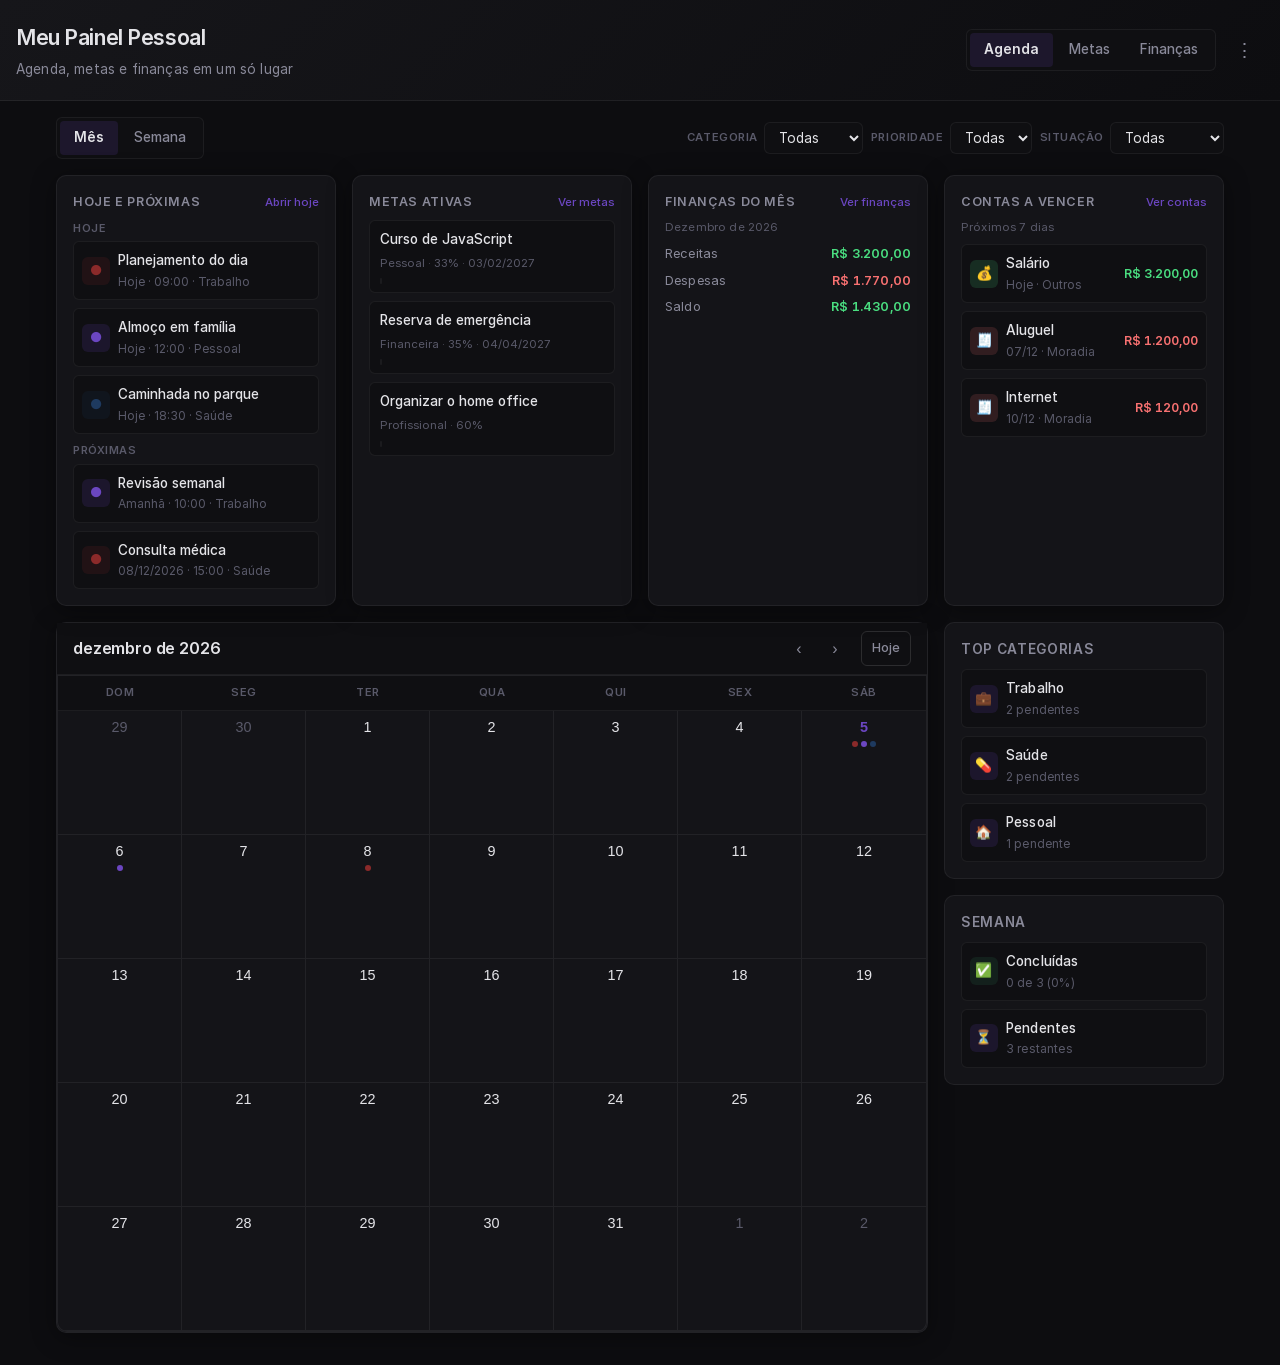
<file: index.html>
<!DOCTYPE html>
<html lang="pt-BR">
<head>
  <meta charset="UTF-8">
  <meta name="viewport" content="width=device-width, initial-scale=1.0">
  <title>Meu Painel Pessoal</title>
  <link rel="icon" type="image/svg+xml" href="favicon.svg">
  <link rel="stylesheet" href="css/tema-escuro.css">
</head>
<body>
  <header class="cabecalho">
    <div class="cabecalho-texto">
      <h1>Meu Painel Pessoal</h1>
      <p class="cabecalho-subtitulo">Agenda, metas e finanças em um só lugar</p>
    </div>
  </header>

  <main id="conteudo"></main>

  <script type="module" src="js/app.js"></script>
</body>
</html>
</file>
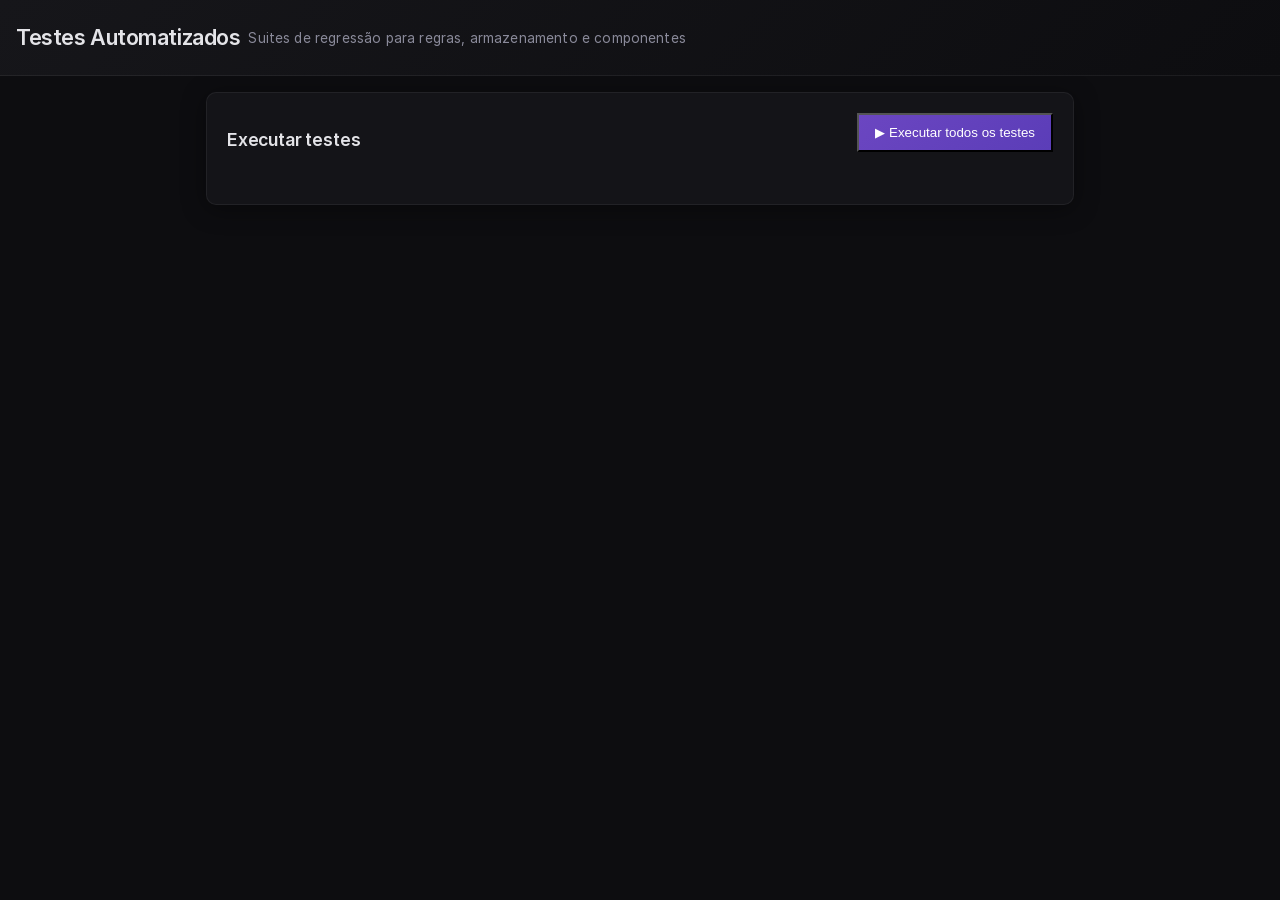
<file: testes/testes.html>
<!DOCTYPE html>
<html lang="pt-BR">
<head>
  <meta charset="UTF-8">
  <meta name="viewport" content="width=device-width, initial-scale=1.0">
  <title>Testes Automatizados — Meu Painel Pessoal</title>
  <link rel="stylesheet" href="../css/tema-escuro.css">
  <style>
    .teste-suite { margin-bottom: var(--espaco); }
    .teste-suite h3 { margin: 0 0 var(--espaco-pequeno); font-size: 1rem; color: var(--texto-suave); text-transform: uppercase; letter-spacing: 0.05em; }
    .teste-item { display: flex; align-items: center; gap: var(--espaco-pequeno); padding: var(--espaco-pequeno); background: var(--bg-input); border: 1px solid var(--borda); border-radius: var(--raio-pequeno); margin-bottom: 6px; font-size: 0.85rem; }
    .teste-item.pass { border-color: rgba(47,133,90,.3); }
    .teste-item.fail { border-color: rgba(139,42,42,.3); background: var(--critico-suave); }
    .teste-status { width: 20px; height: 20px; border-radius: 50%; flex-shrink: 0; display: flex; align-items: center; justify-content: center; font-size: 0.7rem; font-weight: 700; }
    .teste-status.pass { background: #2f855a; color: #fff; }
    .teste-status.fail { background: var(--critico); color: #fff; }
    .teste-nome { flex: 1; }
    .teste-erro { font-family: monospace; font-size: 0.7rem; color: var(--critico); margin-top: 4px; padding: 4px 8px; background: var(--bg); border-radius: 4px; white-space: pre-wrap; }
    .teste-resumo { display: flex; gap: var(--espaco); padding: var(--espaco); background: var(--bg-elevado); border: 1px solid var(--borda); border-radius: var(--raio); margin-bottom: var(--espaco); flex-wrap: wrap; }
    .teste-resumo-item { display: flex; align-items: center; gap: 6px; font-weight: 500; }
    .teste-resumo-total { color: var(--texto-suave); }
    .teste-resumo-pass { color: #4ade80; }
    .teste-resumo-fail { color: var(--critico); }
    .teste-tempo { color: var(--texto-fraco); font-size: 0.8rem; }
    .btn-executar { margin-bottom: var(--espaco); }
  </style>
</head>
<body>
  <header class="cabecalho">
    <h1>Testes Automatizados</h1>
    <p class="cabecalho-subtitulo">Suites de regressão para regras, armazenamento e componentes</p>
  </header>

  <main id="conteudo" style="max-width: 900px; margin: 0 auto; padding: var(--espaco);">
    <div class="cartao">
      <div style="display: flex; align-items: center; justify-content: space-between; gap: var(--espaco); flex-wrap: wrap; margin-bottom: var(--espaco);">
        <h2 style="margin: 0;">Executar testes</h2>
        <button class="botao-principal btn-executar" id="btn-executar" type="button">▶ Executar todos os testes</button>
      </div>

      <div class="teste-resumo" id="resumo" style="display: none;">
        <span class="teste-resumo-item teste-resumo-total">Total: <span id="total">0</span></span>
        <span class="teste-resumo-item teste-resumo-pass">Passou: <span id="passou">0</span></span>
        <span class="teste-resumo-item teste-resumo-fail">Falhou: <span id="falhou">0</span></span>
        <span class="teste-resumo-item teste-tempo">Tempo: <span id="tempo">0</span>ms</span>
      </div>

      <div id="resultados"></div>
    </div>
  </main>

  <script type="module">
    import { inicializarBotaoExecutar } from "./testes.js";
    // Importa as suites para que se registrem no window.__TEST_SUITES
    import "./datas.test.js";
    import "./dinheiro.test.js";
    import "./financas.test.js";
    import "./contas-fixas.test.js";
    import "./painel.test.js";
    import "./metas.test.js";
    import "./tarefas.test.js";
    import "./armazenamento.test.js";
    import "./filtros.test.js";
    import "./recorrencia.test.js";

    document.addEventListener("DOMContentLoaded", () => {
      inicializarBotaoExecutar();
    });
  </script>
</body>
</html>
</file>
<file: css/tema-escuro.css>
/* ==========================================================================
   TEMA ESCURO — Meu Painel Pessoal
   Paleta fria, minimalista, detalhes "perfeccionistas".
   Carrega a fonte Inter localmente (fonts/Inter-*.woff2).
   ========================================================================== */

@font-face {
  font-family: "Inter";
  src: url("../fonts/Inter-Regular.woff2") format("woff2");
  font-weight: 400;
  font-style: normal;
  font-display: swap;
}
@font-face {
  font-family: "Inter";
  src: url("../fonts/Inter-Medium.woff2") format("woff2");
  font-weight: 500;
  font-style: normal;
  font-display: swap;
}
@font-face {
  font-family: "Inter";
  src: url("../fonts/Inter-SemiBold.woff2") format("woff2");
  font-weight: 600;
  font-style: normal;
  font-display: swap;
}
@font-face {
  font-family: "Inter";
  src: url("../fonts/Inter-Bold.woff2") format("woff2");
  font-weight: 700;
  font-style: normal;
  font-display: swap;
}

:root {
  /* Cores base */
  --bg:           #0d0d10;      /* fundo principal */
  --bg-elevado:   #141418;      /* cartões, modais, dropdowns */
  --bg-hover:     #1a1a20;      /* hover em linhas/botões */
  --bg-input:     #0f0f12;      /* inputs, selects */
  --borda:        rgba(255,255,255,.06);
  --borda-forte:  rgba(255,255,255,.12);

  --texto:        #e4e4e8;
  --texto-suave:  #8a8a9a;
  --texto-fraco:  #5a5a6a;

  /* Acentos — apenas DOIS tons */
  --acento:       #6b46c1;      /* roxo frio — ação principal, foco, dia atual */
  --acento-suave: rgba(107,70,193,.15);
  --acento-forte: #5b3db8;

  --critico:      #8b2a2a;      /* vermelho contido — prioridade alta, perigo */
  --critico-suave: rgba(139,42,42,.15);
  --critico-forte: #a03030;

  /* Finanças: verde para receitas e vermelho suave para despesas (texto) */
  --receita:      #4ade80;
  --despesa:      #f87171;

  /* Prioridades (usam acento + critico + um azul petróleo) */
  --prio-alta:    #8b2a2a;
  --prio-media:   #6b46c1;
  --prio-baixa:   #1e3a5f;

  /* Geometria */
  --raio:         10px;
  --raio-pequeno: 6px;
  --espaco:       16px;
  --espaco-pequeno: 8px;
  --sombra:       0 4px 24px rgba(0,0,0,.4);
  --sombra-forte: 0 8px 32px rgba(0,0,0,.5);

  /* Tipografia */
  --fonte:        "Inter", system-ui, -apple-system, "Segoe UI", Roboto, sans-serif;
  --tamanho-base: 1rem;
  --altura-linha: 1.6;
  --espaco-letras: 0.01em;
}

/* ==========================================================================
   RESET & BASE
   ========================================================================== */
* { box-sizing: border-box; }

html { font-size: var(--tamanho-base); }

body {
  margin: 0;
  font-family: var(--fonte);
  background: var(--bg);
  color: var(--texto);
  line-height: var(--altura-linha);
  letter-spacing: var(--espaco-letras);
  -webkit-font-smoothing: antialiased;
  -moz-osx-font-smoothing: grayscale;
}

/* Links */
a { color: var(--acento); text-decoration: none; }
a:hover { text-decoration: underline; }

/* Seleção de texto */
::selection { background: var(--acento-suave); color: var(--texto); }

/* Scrollbar fina */
::-webkit-scrollbar { width: 8px; height: 8px; }
::-webkit-scrollbar-track { background: transparent; }
::-webkit-scrollbar-thumb { background: var(--borda-forte); border-radius: 4px; }
::-webkit-scrollbar-thumb:hover { background: var(--texto-fraco); }

/* ==========================================================================
   LAYOUT PRINCIPAL
   ========================================================================== */
.cabecalho {
  display: flex;
  align-items: center;
  gap: var(--espaco-pequeno);
  background: linear-gradient(135deg, #16161a 0%, #0d0d10 100%);
  border-bottom: 1px solid var(--borda);
  padding: calc(var(--espaco) * 1.25) var(--espaco);
  position: sticky;
  top: 0;
  z-index: 10;
}

/* Bloco de texto (título + subtítulo) — fica à esquerda */
.cabecalho-texto {
  flex: 1 1 auto;
  min-width: 0;
}

.cabecalho h1 {
  margin: 0;
  font-size: 1.35rem;
  font-weight: 600;
  letter-spacing: -0.02em;
}

.cabecalho-subtitulo {
  margin: 4px 0 0;
  color: var(--texto-suave);
  font-size: 0.85rem;
  font-weight: 400;
}

/* Itens do cabeçalho: navegação Agenda|Metas, Home ⌂ e Menu ⋮ */
.botao-home,
.menu-cabecalho {
  position: relative;   /* âncora do tooltip e do dropdown */
  flex-shrink: 0;
}

.cabecalho .botao-icone {
  width: 40px;
  height: 40px;
  font-size: 1.2rem;
}

/* Navegação principal: Agenda | Metas */
.navegacao-principal {
  display: inline-flex;
  gap: 2px;
  padding: 3px;
  background: var(--bg-input);
  border: 1px solid var(--borda);
  border-radius: var(--raio-pequeno);
  flex-shrink: 0;
}

.navegacao-botao {
  font: inherit;
  font-size: 0.85rem;
  font-weight: 500;
  padding: 6px 14px;
  background: transparent;
  border: none;
  border-radius: 4px;
  color: var(--texto-suave);
  cursor: pointer;
  transition: background .15s ease, color .15s ease;
}

.navegacao-botao:hover {
  color: var(--texto);
}

.navegacao-botao.ativo {
  background: var(--acento-suave);
  color: var(--texto);
  font-weight: 600;
}

.navegacao-botao:focus-visible {
  outline: 2px solid var(--acento);
  outline-offset: 2px;
}

@media (max-width: 700px) {
  .cabecalho {
    flex-wrap: wrap;
  }

  .navegacao-principal {
    order: 5;
    width: 100%;
    justify-content: center;
  }

  .navegacao-botao {
    flex: 1;
  }
}

#conteudo {
  max-width: 1200px;
  margin: 0 auto;
  padding: var(--espaco);
}

/* Grid de duas colunas: calendário (esq) + painel lateral (dir) */
.layout-duas-colunas {
  display: grid;
  grid-template-columns: 1fr 280px;
  gap: var(--espaco);
  align-items: start;
}

/* Mobile: painel lateral colapsa embaixo */
@media (max-width: 900px) {
  .layout-duas-colunas {
    grid-template-columns: 1fr;
  }
}

/* ==========================================================================
   CARTÕES / SUPERFÍCIES
   ========================================================================== */
.cartao {
  background: var(--bg-elevado);
  border: 1px solid var(--borda);
  border-radius: var(--raio);
  padding: calc(var(--espaco) * 1.25);
  box-shadow: var(--sombra);
  margin-bottom: var(--espaco);
}

.cartao h2 {
  margin: 0 0 var(--espaco-pequeno);
  font-size: 1.1rem;
  font-weight: 600;
  letter-spacing: -0.01em;
}

.cartao h3 {
  margin: 0 0 var(--espaco-pequeno);
  font-size: 0.9rem;
  font-weight: 500;
  color: var(--texto-suave);
}

/* ==========================================================================
   BOTÕES
   ========================================================================== */
.botao {
  font: inherit;
  font-weight: 500;
  border: none;
  border-radius: var(--raio-pequeno);
  cursor: pointer;
  transition: background .15s ease, color .15s ease, transform .05s ease;
}

.botao:active { transform: scale(0.98); }
.botao:focus-visible { outline: 2px solid var(--acento); outline-offset: 2px; }

/* Principal — gradiente roxo */
.botao-principal {
  padding: 10px 16px;
  background: linear-gradient(135deg, var(--acento), var(--acento-forte));
  color: #fff;
}
.botao-principal:hover { filter: brightness(1.05); }

/* Secundário — fantasma */
.botao-secundario {
  padding: 10px 16px;
  background: transparent;
  color: var(--texto);
  border: 1px solid var(--borda-forte);
}
.botao-secundario:hover { background: var(--bg-hover); border-color: var(--acento); }

/* Perigo — vermelho contido */
.botao-perigo {
  padding: 10px 16px;
  background: var(--critico);
  color: #fff;
}
.botao-perigo:hover { background: var(--critico-forte); }

/* Versão compacta para ações dentro de listas/cartões */
.botao-pequeno {
  padding: 6px 10px;
  font-size: 0.8rem;
}

/* Ícone (ações da tarefa, navegação) — só ícone, tooltip */
.botao-icone {
  display: inline-flex;
  align-items: center;
  justify-content: center;
  width: 36px;
  height: 36px;
  padding: 0;
  background: transparent;
  color: var(--texto-suave);
  border: none;
  border-radius: var(--raio-pequeno);
}
.botao-icone:hover {
  background: var(--bg-hover);
  color: var(--texto);
}
.botao-icone:focus-visible { outline: 2px solid var(--acento); outline-offset: 2px; }

/* Destacado (botão "Hoje" na navegação) */
.botao-icone-destaque {
  color: var(--acento);
}
.botao-icone-destaque:hover {
  background: var(--acento-suave);
  color: var(--acento);
}

/* Grupo de botões (modais, formulários) */
.grupo-botoes {
  display: flex;
  gap: var(--espaco-pequeno);
  justify-content: flex-end;
  flex-wrap: wrap;
}

/* ==========================================================================
   FORMULÁRIOS
   ========================================================================== */
.formulario-tarefa {
  display: grid;
  grid-template-columns: 1fr 1fr;
  gap: var(--espaco-pequeno);
  margin-top: var(--espaco);
}

.formulario-meta {
  display: grid;
  grid-template-columns: 1fr 1fr;
  gap: var(--espaco-pequeno);
  margin-top: 0;
}

.formulario-lancamento {
  display: grid;
  grid-template-columns: 1fr 1fr;
  gap: var(--espaco-pequeno);
  margin-top: 0;
}

.formulario-conta-fixa {
  display: grid;
  grid-template-columns: 1fr 1fr;
  gap: var(--espaco-pequeno);
  margin-top: 0;
}

.formulario-pagamento {
  display: grid;
  grid-template-columns: 1fr 1fr;
  gap: var(--espaco-pequeno);
  margin-top: 0;
}

.conta-fixa-ajuda {
  margin: 0;
  font-size: 0.8rem;
  color: var(--texto-fraco);
  line-height: 1.4;
}

.conta-pagamento-ajuda {
  margin: 0;
  font-size: 0.8rem;
  color: var(--texto-fraco);
  line-height: 1.4;
}

.pagamento-resumo {
  display: flex;
  flex-direction: column;
  gap: 2px;
  padding: 10px 12px;
  background: var(--bg-input);
  border: 1px solid var(--borda);
  border-radius: var(--raio-pequeno);
}

.pagamento-conta-nome {
  font-size: 0.95rem;
  font-weight: 600;
}

.pagamento-conta-detalhes,
.pagamento-competencia {
  font-size: 0.75rem;
  color: var(--texto-fraco);
  line-height: 1.4;
}

.campo {
  display: flex;
  flex-direction: column;
  gap: 4px;
}

.campo-largo { grid-column: 1 / -1; }

.campo-rotulo {
  font-size: 0.8rem;
  font-weight: 500;
  color: var(--texto-suave);
  text-transform: uppercase;
  letter-spacing: 0.05em;
}

.formulario-tarefa input,
.formulario-tarefa select,
.formulario-meta input,
.formulario-meta select,
.formulario-meta textarea,
.formulario-lancamento input,
.formulario-lancamento select,
.formulario-conta-fixa input,
.formulario-conta-fixa select,
.formulario-pagamento input,
.formulario-pagamento select {
  font: inherit;
  padding: 10px 12px;
  border: 1px solid var(--borda);
  border-radius: var(--raio-pequeno);
  background: var(--bg-input);
  color: var(--texto);
  transition: border-color .15s ease, box-shadow .15s ease;
}

.formulario-meta textarea {
  min-height: 84px;
  resize: vertical;
}

.formulario-tarefa input::placeholder,
.formulario-meta input::placeholder,
.formulario-meta textarea::placeholder,
.formulario-lancamento input::placeholder,
.formulario-conta-fixa input::placeholder,
.formulario-pagamento input::placeholder {
  color: var(--texto-fraco);
}

.formulario-tarefa input:focus,
.formulario-tarefa select:focus,
.formulario-meta input:focus,
.formulario-meta select:focus,
.formulario-meta textarea:focus,
.formulario-lancamento input:focus,
.formulario-lancamento select:focus,
.formulario-conta-fixa input:focus,
.formulario-conta-fixa select:focus,
.formulario-pagamento input:focus,
.formulario-pagamento select:focus {
  outline: none;
  border-color: var(--acento);
  box-shadow: 0 0 0 3px var(--acento-suave);
}

.previa-horario {
  margin: 0;
  font-size: 0.85rem;
  color: var(--texto-suave);
}

.aviso-inconsistencia {
  margin: 0;
  font-size: 0.85rem;
  color: var(--critico);
}

.erro-formulario {
  margin: 0;
  padding: 10px 12px;
  background: var(--critico-suave);
  color: var(--critico);
  border-radius: var(--raio-pequeno);
  font-size: 0.875rem;
  border: 1px solid rgba(139,42,42,.2);
}

/* O atributo hidden precisa vencer o display:flex de .campo. */
.formulario-tarefa [hidden],
.formulario-meta [hidden],
.formulario-lancamento [hidden],
.formulario-conta-fixa [hidden],
.formulario-pagamento [hidden] { display: none !important; }

/* --- Bloco de repetição --- */
.recorrencia {
  min-width: 0;
  margin: 0;
  padding: var(--espaco-pequeno) var(--espaco);
  border: 1px solid var(--borda);
  border-radius: var(--raio-pequeno);
  background: rgba(255,255,255,.02);
}

.recorrencia-legenda {
  padding: 0 6px;
  font-size: 0.8rem;
  font-weight: 500;
  color: var(--texto-suave);
  text-transform: uppercase;
  letter-spacing: 0.05em;
}

.recorrencia-grade {
  display: grid;
  grid-template-columns: 1fr 1fr;
  gap: var(--espaco-pequeno);
}

.recorrencia-linha {
  display: flex;
  align-items: center;
  gap: 6px;
}

.recorrencia-linha input[type="number"] { width: 90px; }

.recorrencia-unidade {
  font-size: 0.85rem;
  color: var(--texto-suave);
  white-space: nowrap;
}

.recorrencia-dias {
  display: flex;
  flex-wrap: wrap;
  gap: 6px;
}

.recorrencia-dia {
  display: flex;
  align-items: center;
  gap: 6px;
  padding: 6px 10px;
  border: 1px solid var(--borda);
  border-radius: var(--raio-pequeno);
  background: var(--bg-input);
  color: var(--texto-suave);
  font-size: 0.85rem;
  cursor: pointer;
  transition: border-color .15s ease, color .15s ease;
}

.recorrencia-dia:hover {
  border-color: var(--borda-forte);
  color: var(--texto);
}

.recorrencia-dia input[type="checkbox"] {
  width: 16px;
  height: 16px;
  padding: 0;
  margin: 0;
  border: none;
  background: transparent;
  box-shadow: none;
  flex: none;
  accent-color: var(--acento);
}

.recorrencia-dia input[type="checkbox"]:focus-visible {
  outline: 2px solid var(--acento);
  outline-offset: 2px;
}

.recorrencia-ajuda,
.recorrencia-resumo {
  margin: 8px 0 0;
  font-size: 0.8rem;
  line-height: 1.4;
}

.recorrencia-ajuda { color: var(--texto-fraco); }
.recorrencia-resumo { color: var(--texto-suave); }

/* --- Bloco financeiro do formulário de meta --- */
.meta-financeiro-campos {
  min-width: 0;
  margin: 0;
  padding: var(--espaco-pequeno) var(--espaco);
  border: 1px solid var(--borda);
  border-radius: var(--raio-pequeno);
  background: rgba(255,255,255,.02);
}

.meta-financeiro-campos legend {
  padding: 0 6px;
  font-size: 0.8rem;
  font-weight: 500;
  color: var(--texto-suave);
  text-transform: uppercase;
  letter-spacing: 0.05em;
}

.meta-financeiro-grade {
  display: grid;
  grid-template-columns: 1fr 1fr;
  gap: var(--espaco-pequeno);
}

.meta-ajuda {
  margin: 0;
  font-size: 0.8rem;
  color: var(--texto-fraco);
  line-height: 1.4;
}

.mensagem-sucesso {
  margin: 0 0 var(--espaco);
  padding: 10px 12px;
  background: rgba(47,133,90,.15);
  color: #4ade80;
  border-radius: var(--raio-pequeno);
  font-size: 0.875rem;
  border: 1px solid rgba(47,133,90,.2);
}

@media (max-width: 560px) {
  .formulario-tarefa,
  .formulario-meta,
  .formulario-lancamento,
  .formulario-conta-fixa,
  .formulario-pagamento { grid-template-columns: 1fr; }
  .recorrencia-grade,
  .meta-financeiro-grade { grid-template-columns: 1fr; }
}

/* ==========================================================================
   MODAL (dialog nativo)
   ========================================================================== */
.modal {
  border: none;
  border-radius: var(--raio);
  padding: calc(var(--espaco) * 1.25);
  width: min(520px, 92vw);
  max-height: 90vh;
  overflow-y: auto;
  background: var(--bg-elevado);
  color: var(--texto);
  box-shadow: var(--sombra-forte);
}

.modal::backdrop { background: rgba(0,0,0,.7); }

.modal-topo {
  display: flex;
  align-items: center;
  justify-content: space-between;
  gap: var(--espaco);
  margin-bottom: var(--espaco);
  padding-bottom: var(--espaco-pequeno);
  border-bottom: 1px solid var(--borda);
}

.modal-topo h2 { margin: 0; font-size: 1.15rem; font-weight: 600; }

.modal-fechar {
  font: inherit;
  font-size: 1.25rem;
  line-height: 1;
  padding: 4px 8px;
  background: transparent;
  color: var(--texto-fraco);
  border: none;
  border-radius: var(--raio-pequeno);
  cursor: pointer;
}
.modal-fechar:hover { background: var(--bg-hover); color: var(--texto); }
.modal-fechar:focus-visible { outline: 2px solid var(--acento); outline-offset: 2px; }

.modal-texto { margin: 0 0 var(--espaco); color: var(--texto-suave); }

.modal .formulario-tarefa,
.modal .formulario-meta,
.modal .formulario-lancamento,
.modal .formulario-conta-fixa,
.modal .formulario-pagamento { margin-top: 0; }

/* ==========================================================================
   LISTA DE TAREFAS (tela de dia)
   ========================================================================== */
.lista-tarefas {
  list-style: none;
  margin: 0;
  padding: 0;
  display: grid;
  gap: 8px;
}

.tarefa {
  display: flex;
  gap: var(--espaco);
  padding: 12px;
  background: var(--bg-elevado);
  border: 1px solid var(--borda);
  border-radius: var(--raio-pequeno);
  transition: border-color .15s ease, background .15s ease;
}

.tarefa:hover { border-color: var(--borda-forte); }

/* Linha fina na esquerda = prioridade (sem selo de fundo) */
.tarefa::before {
  content: "";
  width: 2px;
  height: 100%;
  border-radius: 2px 0 0 2px;
  flex-shrink: 0;
}

.tarefa.prioridade-alta::before { background: var(--prio-alta); }
.tarefa.prioridade-media::before { background: var(--prio-media); }
.tarefa.prioridade-baixa::before { background: var(--prio-baixa); }

.tarefa.concluida {
  opacity: 0.35;
}
.tarefa.concluida .tarefa-titulo {
  text-decoration: line-through;
  text-decoration-thickness: 1px;
  text-decoration-color: var(--texto-fraco);
}

.tarefa-esquerda {
  min-width: 130px;
  display: flex;
  flex-direction: column;
  gap: 4px;
}

.tarefa-horario {
  font-weight: 500;
  font-variant-numeric: tabular-nums;
  font-size: 0.85rem;
  color: var(--texto-suave);
}

.tarefa-corpo {
  flex: 1;
  display: flex;
  flex-direction: column;
  gap: 2px;
  min-width: 0;
}

.tarefa-titulo {
  font-weight: 500;
  font-size: 0.95rem;
  white-space: nowrap;
  overflow: hidden;
  text-overflow: ellipsis;
}

.tarefa-detalhes {
  font-size: 0.8rem;
  color: var(--texto-fraco);
  white-space: nowrap;
  overflow: hidden;
  text-overflow: ellipsis;
}

/* Ações: só ícones com tooltip */
.tarefa-acoes {
  margin-left: auto;
  display: flex;
  gap: 4px;
  align-items: center;
  opacity: 0;
  transition: opacity .15s ease;
}
.tarefa:hover .tarefa-acoes { opacity: 1; }

.tarefa-acoes .botao-icone::before { font-size: 1rem; line-height: 1; }
.tarefa-acoes .botao-icone[data-acao="concluir"]::before { content: "✓"; }
.tarefa-acoes .botao-icone[data-acao="reabrir"]::before { content: "↺"; }
.tarefa-acoes .botao-icone[data-acao="editar"]::before { content: "✎"; }
.tarefa-acoes .botao-icone[data-acao="excluir"]::before { content: "🗑"; color: var(--critico); }
.tarefa-acoes .botao-icone[data-acao="excluir"]:hover { background: var(--critico-suave); color: var(--critico); }

/* Mobile: ações sempre visíveis, ícones maiores */
@media (max-width: 560px) {
  .tarefa { flex-direction: column; gap: 8px; }
  .tarefa-esquerda { flex-direction: row; flex-wrap: wrap; gap: 8px; min-width: 0; }
  .tarefa-acoes { opacity: 1; margin-left: 0; justify-content: flex-end; }
  .tarefa-acoes .botao-icone { width: 40px; height: 40px; }
}

/* ==========================================================================
   ESTADO VAZIO
   ========================================================================== */
.estado-vazio {
  margin: 0;
  padding: calc(var(--espaco) * 2);
  background: var(--bg-input);
  border: 1px dashed var(--borda);
  border-radius: var(--raio);
  color: var(--texto-suave);
  text-align: center;
  font-size: 0.9rem;
}

.estado-vazio p {
  margin: 0;
}

.aviso-desenvolvimento {
  margin: var(--espaco) 0 0;
  color: var(--texto-fraco);
  font-size: 0.75rem;
  text-align: center;
}

/* ==========================================================================
   NAVEGAÇÃO ENTRE DIAS (barra no cartão da lista)
   ========================================================================== */
.navegacao-dias {
  display: flex;
  align-items: center;
  gap: var(--espaco-pequeno);
  margin: 0 0 var(--espaco);
  padding-bottom: var(--espaco-pequeno);
  border-bottom: 1px solid var(--borda);
  flex-wrap: wrap;
}

.navegacao-dias .botao-icone { flex-shrink: 0; }

.navegacao-rotulo {
  flex: 1;
  text-align: center;
  font-weight: 500;
  color: var(--texto-suave);
  font-size: 0.95rem;
}

/* ==========================================================================
   CALENDÁRIO MENSAL (home)
   ========================================================================== */
.calendario-mes {
  background: var(--bg-elevado);
  border: 1px solid var(--borda);
  border-radius: var(--raio);
  overflow: hidden;
}

.calendario-cabecalho {
  display: grid;
  grid-template-columns: repeat(7, 1fr);
  background: var(--bg-input);
  border-bottom: 1px solid var(--borda);
  padding: var(--espaco-pequeno) 0;
}

.calendario-dia-semana {
  text-align: center;
  font-size: 0.7rem;
  font-weight: 600;
  text-transform: uppercase;
  letter-spacing: 0.05em;
  color: var(--texto-fraco);
}

.calendario-grade {
  display: grid;
  grid-template-columns: repeat(7, 1fr);
}

.calendario-dia {
  aspect-ratio: 1;
  display: flex;
  flex-direction: column;
  align-items: center;
  justify-content: flex-start;
  padding: var(--espaco-pequeno);
  background: transparent;
  border: none;
  border-right: 1px solid var(--borda);
  border-bottom: 1px solid var(--borda);
  color: var(--texto);
  font-size: 0.9rem;
  font-weight: 400;
  cursor: pointer;
  transition: background .15s ease, color .15s ease;
  position: relative;
}

.calendario-dia:last-child { border-right: none; }
.calendario-dia:nth-child(7n) { border-right: none; }

.calendario-dia:hover { background: var(--bg-hover); }
.calendario-dia:focus-visible {
  outline: 2px solid var(--acento);
  outline-offset: -2px;
  z-index: 1;
}

/* Dia do mês atual */
.calendario-dia.hoje {
  color: var(--acento);
  font-weight: 600;
}
.calendario-dia.hoje::after {
  content: "";
  position: absolute;
  bottom: 6px;
  left: 50%;
  transform: translateX(-50%);
  width: 4px;
  height: 4px;
  background: var(--acento);
  border-radius: 50%;
}

/* Dia de outro mês (cinza bem fraco) */
.calendario-dia.outro-mes {
  color: var(--texto-fraco);
  pointer-events: none;
}

/* Bolinhas de prioridade (máx. 3) */
.calendario-indicadores {
  display: flex;
  gap: 3px;
  margin-top: 4px;
  padding-top: 2px;
}

.calendario-indicador {
  width: 6px;
  height: 6px;
  border-radius: 50%;
  flex-shrink: 0;
}

.calendario-indicador.alta { background: var(--prio-alta); }
.calendario-indicador.media { background: var(--prio-media); }
.calendario-indicador.baixa { background: var(--prio-baixa); }

/* ==========================================================================
   PAINEL LATERAL (ranking / resumo)
   ========================================================================== */
.painel-lateral {
  display: flex;
  flex-direction: column;
  gap: var(--espaco);
}

.painel-card {
  background: var(--bg-elevado);
  border: 1px solid var(--borda);
  border-radius: var(--raio);
  padding: var(--espaco);
}

.painel-card h3 {
  margin: 0 0 var(--espaco-pequeno);
  font-size: 0.85rem;
  font-weight: 600;
  color: var(--texto-suave);
  text-transform: uppercase;
  letter-spacing: 0.05em;
}

.painel-lista {
  list-style: none;
  margin: 0;
  padding: 0;
  display: flex;
  flex-direction: column;
  gap: var(--espaco-pequeno);
}

.painel-item {
  display: flex;
  align-items: center;
  gap: var(--espaco-pequeno);
  padding: var(--espaco-pequeno);
  background: var(--bg-input);
  border: 1px solid var(--borda);
  border-radius: var(--raio-pequeno);
  transition: border-color .15s ease;
}
.painel-item:hover { border-color: var(--borda-forte); }

.painel-item-icone {
  width: 28px;
  height: 28px;
  display: flex;
  align-items: center;
  justify-content: center;
  background: var(--acento-suave);
  color: var(--acento);
  border-radius: var(--raio-pequeno);
  font-size: 0.85rem;
  flex-shrink: 0;
}

.painel-item-conteudo { flex: 1; min-width: 0; }

.painel-item-titulo {
  font-size: 0.85rem;
  font-weight: 500;
  white-space: nowrap;
  overflow: hidden;
  text-overflow: ellipsis;
}

.painel-item-meta {
  font-size: 0.75rem;
  color: var(--texto-fraco);
  white-space: nowrap;
  overflow: hidden;
  text-overflow: ellipsis;
}

/* ==========================================================================
   PAINEL PRINCIPAL (HOME)
   ========================================================================== */
.painel-principal {
  margin-bottom: var(--espaco);
}

.painel-principal-grade {
  display: grid;
  grid-template-columns: repeat(4, minmax(0, 1fr));
  gap: var(--espaco);
}

.painel-bloco {
  display: flex;
  flex-direction: column;
  min-width: 0;
  padding: var(--espaco);
  background: var(--bg-elevado);
  border: 1px solid var(--borda);
  border-radius: var(--raio);
  box-shadow: var(--sombra);
}

.painel-bloco-topo {
  display: flex;
  align-items: center;
  justify-content: space-between;
  gap: var(--espaco-pequeno);
  margin-bottom: var(--espaco-pequeno);
}

.painel-bloco-topo h2 {
  margin: 0;
  font-size: 0.78rem;
  font-weight: 600;
  color: var(--texto-suave);
  text-transform: uppercase;
  letter-spacing: 0.05em;
}

.painel-bloco-link {
  padding: 0;
  font: inherit;
  font-size: 0.72rem;
  font-weight: 500;
  color: var(--acento);
  background: transparent;
  border: 0;
  cursor: pointer;
  white-space: nowrap;
}

.painel-bloco-link:hover {
  color: var(--texto);
  text-decoration: underline;
}

.painel-bloco-periodo {
  margin: -2px 0 var(--espaco-pequeno);
  font-size: 0.72rem;
  color: var(--texto-fraco);
}

.painel-subtitulo {
  margin: var(--espaco-pequeno) 0 4px;
  font-size: 0.68rem;
  font-weight: 600;
  color: var(--texto-fraco);
  text-transform: uppercase;
  letter-spacing: 0.05em;
}

.painel-subtitulo:first-of-type {
  margin-top: 0;
}

.painel-item-botao {
  width: 100%;
  font: inherit;
  color: inherit;
  text-align: left;
  cursor: pointer;
}

.painel-item-botao:disabled,
.painel-meta-botao:disabled {
  cursor: default;
}

.painel-item-botao:focus-visible,
.painel-meta-botao:focus-visible,
.painel-bloco-link:focus-visible {
  outline: 2px solid var(--acento);
  outline-offset: 2px;
}

.painel-item-titulo,
.painel-item-meta {
  display: block;
}

.painel-item-valor {
  flex-shrink: 0;
  font-size: 0.78rem;
  font-weight: 600;
  font-variant-numeric: tabular-nums;
}

.painel-item-valor.receita { color: var(--receita); }
.painel-item-valor.despesa { color: var(--despesa); }

.painel-vazio {
  margin: 0;
  padding: 10px;
  color: var(--texto-fraco);
  font-size: 0.78rem;
  line-height: 1.45;
  border: 1px dashed var(--borda);
  border-radius: var(--raio-pequeno);
}

.painel-mais {
  margin: 6px 0 0;
  color: var(--texto-fraco);
  font-size: 0.7rem;
}

.painel-financas-linhas {
  display: flex;
  flex-direction: column;
  gap: 6px;
}

.painel-financa-linha {
  display: flex;
  align-items: baseline;
  justify-content: space-between;
  gap: var(--espaco-pequeno);
  font-size: 0.8rem;
  color: var(--texto-suave);
}

.painel-financa-linha strong {
  color: var(--texto);
  font-weight: 600;
  font-variant-numeric: tabular-nums;
}

.painel-financa-linha strong.receita { color: var(--receita); }
.painel-financa-linha strong.despesa { color: var(--despesa); }
.painel-financa-linha strong.saldo.positivo { color: var(--receita); }
.painel-financa-linha strong.saldo.negativo { color: var(--despesa); }

.painel-meta-botao {
  display: flex;
  flex-direction: column;
  gap: 3px;
  width: 100%;
  padding: 8px 10px;
  font: inherit;
  color: inherit;
  text-align: left;
  background: var(--bg-input);
  border: 1px solid var(--borda);
  border-radius: var(--raio-pequeno);
  cursor: pointer;
  transition: border-color .15s ease;
}

.painel-meta-botao:hover {
  border-color: var(--borda-forte);
}

.painel-meta-titulo {
  font-size: 0.85rem;
  font-weight: 500;
  white-space: nowrap;
  overflow: hidden;
  text-overflow: ellipsis;
}

.painel-meta-info {
  font-size: 0.72rem;
  color: var(--texto-fraco);
  white-space: nowrap;
  overflow: hidden;
  text-overflow: ellipsis;
}

.painel-progresso {
  display: block;
  height: 6px;
  margin-top: 3px;
  overflow: hidden;
  background: var(--bg);
  border: 1px solid var(--borda);
  border-radius: 999px;
}

.painel-progresso > span {
  display: block;
  height: 100%;
  background: linear-gradient(90deg, var(--acento), var(--acento-forte));
  border-radius: inherit;
}

@media (max-width: 1100px) {
  .painel-principal-grade {
    grid-template-columns: repeat(2, minmax(0, 1fr));
  }
}

@media (max-width: 560px) {
  .painel-principal-grade {
    grid-template-columns: 1fr;
  }

  .painel-bloco {
    padding: 14px;
  }
}

/* ==========================================================================
   HOME: BARRA DE VISÃO E FILTROS
   ========================================================================== */

.home-barra {
  display: flex;
  align-items: center;
  justify-content: space-between;
  gap: var(--espaco);
  flex-wrap: wrap;
  margin-bottom: var(--espaco);
}

/* Alternador Mês | Semana */
.alternador-visao {
  display: inline-flex;
  gap: 2px;
  padding: 3px;
  background: var(--bg-input);
  border: 1px solid var(--borda);
  border-radius: var(--raio-pequeno);
}

.alternador-botao {
  font: inherit;
  font-size: 0.85rem;
  font-weight: 500;
  padding: 6px 14px;
  background: transparent;
  border: none;
  border-radius: 4px;
  color: var(--texto-suave);
  cursor: pointer;
  transition: background .15s ease, color .15s ease;
}

.alternador-botao:hover {
  color: var(--texto);
}

.alternador-botao.ativo {
  background: var(--acento-suave);
  color: var(--texto);
  font-weight: 600;
}

/* Filtros: Categoria, Prioridade, Situação */
.barra-filtros {
  display: flex;
  align-items: center;
  gap: var(--espaco-pequeno);
  flex-wrap: wrap;
}

.filtro-campo {
  display: inline-flex;
  align-items: center;
  gap: 6px;
}

.filtro-rotulo {
  font-size: 0.7rem;
  font-weight: 600;
  text-transform: uppercase;
  letter-spacing: 0.05em;
  color: var(--texto-fraco);
}

.filtro-campo select {
  font: inherit;
  font-size: 0.85rem;
  padding: 6px 10px;
  background: var(--bg-input);
  color: var(--texto);
  border: 1px solid var(--borda);
  border-radius: var(--raio-pequeno);
  cursor: pointer;
}

.filtro-campo select:focus {
  outline: none;
  border-color: var(--acento);
  box-shadow: 0 0 0 3px var(--acento-suave);
}

/* Botão discreto (Hoje, Limpar filtros) */
.botao-discreto {
  font: inherit;
  font-size: 0.8rem;
  font-weight: 500;
  padding: 6px 10px;
  background: transparent;
  color: var(--texto-suave);
  border: 1px solid var(--borda-forte);
  border-radius: var(--raio-pequeno);
  cursor: pointer;
  transition: background .15s ease, color .15s ease, border-color .15s ease;
}

.botao-discreto:hover {
  background: var(--bg-hover);
  color: var(--texto);
  border-color: var(--acento);
}

/* ==========================================================================
   METAS
   ========================================================================== */
.metas-barra {
  display: flex;
  align-items: flex-start;
  justify-content: space-between;
  gap: var(--espaco);
  flex-wrap: wrap;
  margin-bottom: var(--espaco);
}

.metas-titulo {
  margin: 0;
  font-size: 1.3rem;
  font-weight: 600;
  letter-spacing: -0.02em;
}

.metas-subtitulo {
  margin: 4px 0 0;
  color: var(--texto-suave);
  font-size: 0.85rem;
}

.grade-metas {
  display: grid;
  grid-template-columns: repeat(auto-fill, minmax(280px, 1fr));
  gap: var(--espaco);
}

.meta-cartao {
  display: flex;
  flex-direction: column;
  gap: 10px;
  padding: var(--espaco);
  background: var(--bg-elevado);
  border: 1px solid var(--borda);
  border-radius: var(--raio);
  box-shadow: var(--sombra);
  transition: border-color .15s ease;
}

.meta-cartao:hover {
  border-color: var(--borda-forte);
}

.meta-cartao-topo {
  display: flex;
  align-items: center;
  justify-content: space-between;
  gap: var(--espaco-pequeno);
  flex-wrap: wrap;
}

.meta-badge {
  display: inline-flex;
  align-items: center;
  padding: 3px 8px;
  border: 1px solid var(--borda);
  border-radius: 999px;
  font-size: 0.7rem;
  font-weight: 500;
  color: var(--texto-suave);
  white-space: nowrap;
}

.meta-badge-tipo {
  background: var(--bg-input);
  text-transform: uppercase;
  letter-spacing: 0.05em;
}

.meta-badge-ativa {
  background: var(--acento-suave);
  border-color: rgba(107,70,193,.4);
  color: var(--acento);
}

.meta-badge-concluida {
  background: rgba(47,133,90,.15);
  border-color: rgba(74,222,128,.25);
  color: #4ade80;
}

.meta-badge-abandonada {
  color: var(--texto-fraco);
}

.meta-titulo {
  margin: 0;
  font-size: 1.05rem;
  font-weight: 600;
  line-height: 1.35;
}

.meta-descricao {
  margin: 0;
  color: var(--texto-suave);
  font-size: 0.85rem;
  line-height: 1.5;
  display: -webkit-box;
  -webkit-line-clamp: 2;
  -webkit-box-orient: vertical;
  overflow: hidden;
}

.meta-info {
  display: flex;
  flex-wrap: wrap;
  gap: 4px 12px;
  font-size: 0.78rem;
  color: var(--texto-fraco);
}

.meta-progresso-bloco {
  display: flex;
  flex-direction: column;
  gap: 4px;
}

.meta-progresso-legenda {
  display: flex;
  align-items: center;
  justify-content: space-between;
  gap: var(--espaco-pequeno);
  font-size: 0.75rem;
  color: var(--texto-suave);
}

.meta-progresso-legenda strong {
  color: var(--texto);
  font-variant-numeric: tabular-nums;
}

.meta-progresso {
  height: 8px;
  background: var(--bg-input);
  border: 1px solid var(--borda);
  border-radius: 999px;
  overflow: hidden;
}

.meta-progresso-preenchimento {
  height: 100%;
  background: linear-gradient(90deg, var(--acento), var(--acento-forte));
  border-radius: inherit;
  transition: width .2s ease;
}

.meta-cartao.situacao-concluida .meta-progresso-preenchimento {
  background: #2f855a;
}

.meta-financeiro {
  display: flex;
  flex-direction: column;
  gap: 5px;
  padding: 8px 10px;
  background: var(--bg-input);
  border: 1px solid var(--borda);
  border-radius: var(--raio-pequeno);
}

.meta-financeiro-linha {
  display: flex;
  justify-content: space-between;
  gap: var(--espaco-pequeno);
  font-size: 0.8rem;
  color: var(--texto-suave);
}

.meta-financeiro-linha strong {
  color: var(--texto);
  font-variant-numeric: tabular-nums;
}

.meta-progresso-financeiro {
  height: 6px;
}

.meta-financeiro-falta {
  font-size: 0.75rem;
  color: var(--texto-fraco);
}

.meta-financeiro-falta.atingida {
  color: #4ade80;
}

.meta-financeiro-vazio {
  margin: 0;
  font-size: 0.8rem;
  color: var(--texto-fraco);
}

.meta-acoes {
  display: flex;
  align-items: center;
  justify-content: flex-end;
  gap: 4px;
  margin-top: auto;
  padding-top: 8px;
  border-top: 1px solid var(--borda);
}

.meta-acoes .meta-botao-detalhes {
  margin-right: auto;
}

.meta-acoes .botao-icone::before {
  font-size: 1rem;
  line-height: 1;
}

.meta-acoes .botao-icone[data-acao="editar"]::before { content: "✎"; }
.meta-acoes .botao-icone[data-acao="excluir"]::before { content: "🗑"; color: var(--critico); }
.meta-acoes .botao-icone[data-acao="excluir"]:hover {
  background: var(--critico-suave);
  color: var(--critico);
}

/* --- Detalhes da meta (modal) --- */
.modal-largo {
  width: min(640px, 94vw);
}

.meta-detalhes {
  display: flex;
  flex-direction: column;
  gap: 12px;
}

.meta-detalhes-titulo {
  margin: 0;
  font-size: 1.2rem;
  line-height: 1.35;
}

.meta-detalhes-descricao {
  margin: 0;
  color: var(--texto-suave);
  font-size: 0.9rem;
  line-height: 1.55;
}

.meta-secao {
  display: flex;
  flex-direction: column;
  gap: 8px;
  padding-top: 12px;
  border-top: 1px solid var(--borda);
}

.meta-secao-titulo {
  margin: 0;
  font-size: 0.8rem;
  font-weight: 600;
  color: var(--texto-suave);
  text-transform: uppercase;
  letter-spacing: 0.05em;
}

.lista-etapas,
.lista-tarefas-meta {
  list-style: none;
  margin: 0;
  padding: 0;
  display: grid;
  gap: 6px;
}

.meta-etapa {
  display: flex;
  align-items: center;
  gap: 8px;
  padding: 8px 10px;
  background: var(--bg-input);
  border: 1px solid var(--borda);
  border-radius: var(--raio-pequeno);
}

.meta-etapa-rotulo {
  display: flex;
  align-items: center;
  gap: 8px;
  flex: 1;
  min-width: 0;
  cursor: pointer;
}

.meta-etapa-rotulo input[type="checkbox"] {
  width: 16px;
  height: 16px;
  flex: none;
  padding: 0;
  margin: 0;
  accent-color: var(--acento);
}

.meta-etapa-titulo {
  min-width: 0;
  overflow-wrap: anywhere;
  font-size: 0.9rem;
}

.meta-etapa.concluida .meta-etapa-titulo {
  color: var(--texto-fraco);
  text-decoration: line-through;
  text-decoration-thickness: 1px;
}

.meta-etapa-remover {
  width: 30px;
  height: 30px;
  font-size: 0.85rem;
  flex: none;
}

.meta-etapa-remover:hover {
  background: var(--critico-suave);
  color: var(--critico);
}

.formulario-etapa {
  display: flex;
  flex-wrap: wrap;
  gap: 8px;
  align-items: center;
}

.formulario-etapa input[type="text"] {
  flex: 1 1 180px;
  min-width: 0;
  font: inherit;
  font-size: 0.9rem;
  padding: 9px 11px;
  background: var(--bg-input);
  color: var(--texto);
  border: 1px solid var(--borda);
  border-radius: var(--raio-pequeno);
}

.formulario-etapa input[type="text"]:focus {
  outline: none;
  border-color: var(--acento);
  box-shadow: 0 0 0 3px var(--acento-suave);
}

.formulario-etapa .erro-formulario {
  flex-basis: 100%;
  padding: 8px 10px;
  font-size: 0.8rem;
}

.tarefa-meta {
  display: flex;
  align-items: center;
  justify-content: space-between;
  gap: var(--espaco);
  padding: 8px 10px;
  background: var(--bg-input);
  border: 1px solid var(--borda);
  border-radius: var(--raio-pequeno);
}

.tarefa-meta-info {
  display: flex;
  flex-direction: column;
  gap: 2px;
  min-width: 0;
}

.tarefa-meta-titulo {
  font-size: 0.9rem;
  font-weight: 500;
  overflow-wrap: anywhere;
}

.tarefa-meta-detalhes {
  font-size: 0.75rem;
  color: var(--texto-fraco);
}

.tarefa-meta .botao-discreto {
  flex: none;
  padding: 5px 8px;
  font-size: 0.75rem;
}

.meta-detalhes-acoes {
  padding-top: 12px;
  border-top: 1px solid var(--borda);
}

.estado-vazio .botao-secundario {
  margin-top: var(--espaco);
}

@media (max-width: 560px) {
  .metas-barra {
    align-items: stretch;
  }

  .metas-barra .botao-principal {
    width: 100%;
  }

  .grade-metas {
    grid-template-columns: 1fr;
  }

  .meta-acoes .botao-icone {
    width: 40px;
    height: 40px;
  }

  .modal-largo {
    width: 94vw;
  }

  .tarefa-meta {
    align-items: flex-start;
    flex-direction: column;
  }

  .tarefa-meta .botao-discreto {
    align-self: flex-end;
  }
}

/* ==========================================================================
   FINANÇAS
   ========================================================================== */
.financas-barra {
  display: flex;
  align-items: flex-start;
  justify-content: space-between;
  gap: var(--espaco);
  flex-wrap: wrap;
  margin-bottom: var(--espaco);
}

.financas-titulo {
  margin: 0;
  font-size: 1.3rem;
  font-weight: 600;
  letter-spacing: -0.02em;
}

.financas-subtitulo {
  margin: 4px 0 0;
  color: var(--texto-suave);
  font-size: 0.85rem;
}

.financas-barra-acoes {
  display: flex;
  align-items: center;
  justify-content: flex-end;
  gap: var(--espaco-pequeno);
  flex-wrap: wrap;
}

/* Navegação de mês */
.financas-periodo {
  display: flex;
  align-items: center;
  gap: var(--espaco-pequeno);
  width: fit-content;
  max-width: 100%;
  flex-wrap: wrap;
  padding: 4px 6px;
  margin-bottom: var(--espaco);
  background: var(--bg-elevado);
  border: 1px solid var(--borda);
  border-radius: var(--raio);
}

.financas-mes {
  min-width: 190px;
  text-align: center;
  font-size: 0.95rem;
  font-weight: 600;
}

/* Resumo: receitas, despesas e saldo */
.financas-resumo {
  display: grid;
  grid-template-columns: repeat(3, minmax(0, 1fr));
  gap: var(--espaco);
  margin-bottom: var(--espaco);
}

.financas-resumo-card {
  display: flex;
  flex-direction: column;
  gap: 2px;
  padding: var(--espaco);
  background: var(--bg-elevado);
  border: 1px solid var(--borda);
  border-top: 2px solid var(--borda-forte);
  border-radius: var(--raio);
  box-shadow: var(--sombra);
}

.financas-resumo-card.receitas { border-top-color: var(--receita); }
.financas-resumo-card.despesas { border-top-color: var(--despesa); }
.financas-resumo-card.saldo { border-top-color: var(--acento); }

.financas-resumo-rotulo {
  font-size: 0.7rem;
  font-weight: 600;
  color: var(--texto-fraco);
  text-transform: uppercase;
  letter-spacing: 0.05em;
}

.financas-resumo-valor {
  font-size: 1.35rem;
  font-weight: 600;
  font-variant-numeric: tabular-nums;
  letter-spacing: -0.01em;
}

.financas-resumo-card.receitas .financas-resumo-valor { color: var(--receita); }
.financas-resumo-card.despesas .financas-resumo-valor { color: var(--despesa); }
.financas-resumo-card.saldo.positivo .financas-resumo-valor { color: var(--receita); }
.financas-resumo-card.saldo.negativo .financas-resumo-valor { color: var(--despesa); }

.financas-resumo-ajuda {
  font-size: 0.75rem;
  color: var(--texto-fraco);
}

/* Relatórios: categorias e comparação */
.financas-relatorios {
  display: grid;
  grid-template-columns: minmax(0, 1.3fr) minmax(0, 1fr);
  gap: var(--espaco);
  margin-bottom: var(--espaco);
}

.financas-relatorios > :only-child {
  grid-column: 1 / -1;
}

.financas-relatorio-ajuda {
  margin: 0 0 var(--espaco);
  font-size: 0.8rem;
  color: var(--texto-fraco);
  line-height: 1.4;
}

.financas-categoria-bloco + .financas-categoria-bloco {
  margin-top: var(--espaco);
  padding-top: var(--espaco);
  border-top: 1px solid var(--borda);
}

.financas-categoria-titulo {
  margin: 0 0 var(--espaco-pequeno);
  font-size: 0.75rem;
  font-weight: 600;
  color: var(--texto-suave);
  text-transform: uppercase;
  letter-spacing: 0.05em;
}

.financas-categoria-titulo.despesas { color: var(--despesa); }
.financas-categoria-titulo.receitas { color: var(--receita); }

.financas-categoria-lista {
  list-style: none;
  margin: 0;
  padding: 0;
  display: grid;
  grid-template-columns: repeat(auto-fit, minmax(220px, 1fr));
  gap: 12px;
}

.financas-categoria-item {
  display: grid;
  gap: 4px;
}

.financas-categoria-topo,
.financas-categoria-detalhe {
  display: flex;
  align-items: baseline;
  justify-content: space-between;
  gap: var(--espaco-pequeno);
}

.financas-categoria-nome {
  font-size: 0.85rem;
  font-weight: 500;
  min-width: 0;
  white-space: nowrap;
  overflow: hidden;
  text-overflow: ellipsis;
}

.financas-categoria-valor {
  font-size: 0.85rem;
  font-weight: 600;
  font-variant-numeric: tabular-nums;
  white-space: nowrap;
}

.financas-categoria-barra {
  height: 6px;
  overflow: hidden;
  background: var(--bg-input);
  border-radius: 999px;
}

.financas-categoria-barra > span {
  display: block;
  height: 100%;
  border-radius: inherit;
  background: var(--borda-forte);
}

.financas-categoria-item.despesa .financas-categoria-barra > span {
  background: var(--despesa);
}

.financas-categoria-item.receita .financas-categoria-barra > span {
  background: var(--receita);
}

.financas-categoria-detalhe {
  flex-wrap: wrap;
  font-size: 0.7rem;
  color: var(--texto-fraco);
}

.financas-comparacao-lista {
  list-style: none;
  margin: 0;
  padding: 0;
  display: grid;
  gap: var(--espaco);
}

.financas-comparacao-item {
  display: grid;
  gap: 4px;
  padding-bottom: var(--espaco);
  border-bottom: 1px solid var(--borda);
}

.financas-comparacao-item:last-child {
  padding-bottom: 0;
  border-bottom: none;
}

.financas-comparacao-topo {
  display: flex;
  align-items: baseline;
  justify-content: space-between;
  gap: var(--espaco-pequeno);
}

.financas-comparacao-rotulo {
  font-size: 0.7rem;
  font-weight: 600;
  color: var(--texto-suave);
  text-transform: uppercase;
  letter-spacing: 0.05em;
}

.financas-comparacao-atual {
  font-size: 0.95rem;
  font-weight: 600;
  font-variant-numeric: tabular-nums;
}

.financas-comparacao-base {
  display: flex;
  align-items: baseline;
  justify-content: space-between;
  gap: var(--espaco-pequeno);
  flex-wrap: wrap;
  font-size: 0.75rem;
  color: var(--texto-fraco);
}

.financas-comparacao-variacao {
  font-weight: 500;
  font-variant-numeric: tabular-nums;
  text-align: right;
}

.financas-comparacao-variacao.positivo { color: var(--receita); }
.financas-comparacao-variacao.negativo { color: var(--despesa); }

.financas-comparacao-rodape {
  display: grid;
  gap: 4px;
  margin-top: var(--espaco);
  padding-top: var(--espaco-pequeno);
  border-top: 1px solid var(--borda);
}

.financas-comparacao-rodape p {
  margin: 0;
  font-size: 0.7rem;
  color: var(--texto-fraco);
  line-height: 1.4;
}

@media (max-width: 900px) {
  .financas-relatorios {
    grid-template-columns: 1fr;
  }
}

/* Lista agrupada por dia */
.financas-ajuda {
  margin: 0 0 var(--espaco);
  font-size: 0.8rem;
  color: var(--texto-fraco);
  line-height: 1.4;
}

.financas-grupo {
  margin-bottom: var(--espaco);
}

.financas-grupo:last-child {
  margin-bottom: 0;
}

.financas-grupo-cabecalho {
  display: flex;
  align-items: baseline;
  justify-content: space-between;
  gap: var(--espaco-pequeno);
  padding-bottom: 4px;
  margin-bottom: 6px;
  border-bottom: 1px solid var(--borda);
}

.financas-grupo-data {
  font-size: 0.8rem;
  font-weight: 600;
  color: var(--texto-suave);
  text-transform: capitalize;
}

.financas-grupo-total {
  font-size: 0.8rem;
  color: var(--texto-fraco);
  font-variant-numeric: tabular-nums;
}

.financas-grupo-total.positivo { color: var(--receita); }
.financas-grupo-total.negativo { color: var(--despesa); }

.financas-lista {
  list-style: none;
  margin: 0;
  padding: 0;
  display: grid;
  gap: 6px;
}

.financas-item {
  display: flex;
  align-items: center;
  gap: var(--espaco-pequeno);
  min-width: 0;
  max-width: 100%;
  padding: 10px 12px;
  background: var(--bg-input);
  border: 1px solid var(--borda);
  border-left: 2px solid var(--borda-forte);
  border-radius: var(--raio-pequeno);
  transition: border-color .15s ease;
}

.financas-item:hover {
  border-top-color: var(--borda-forte);
  border-right-color: var(--borda-forte);
  border-bottom-color: var(--borda-forte);
}
.financas-item.receita { border-left-color: var(--receita); }
.financas-item.despesa { border-left-color: var(--despesa); }

.conta-fixa-item.inativa {
  opacity: .68;
  border-left-color: var(--borda-forte);
}

/* Nesta tela de cadastro as ações ficam sempre visíveis: editar e excluir
   são o objetivo principal, diferente da lista de lançamentos. */
.conta-fixa-item .financas-item-acoes {
  opacity: 1;
}

.financas-item-info {
  flex: 1;
  min-width: 0;
  display: flex;
  flex-direction: column;
  gap: 2px;
}

.financas-item-descricao {
  font-size: 0.9rem;
  font-weight: 500;
  white-space: nowrap;
  overflow: hidden;
  text-overflow: ellipsis;
}

.financas-item-detalhes {
  font-size: 0.75rem;
  color: var(--texto-fraco);
  white-space: nowrap;
  overflow: hidden;
  text-overflow: ellipsis;
}

.financas-item-valor {
  font-size: 0.9rem;
  font-weight: 600;
  font-variant-numeric: tabular-nums;
  white-space: nowrap;
}

.financas-item-valor.receita { color: var(--receita); }
.financas-item-valor.despesa { color: var(--despesa); }

.financas-item-acoes {
  display: flex;
  align-items: center;
  gap: 2px;
  opacity: 0;
  transition: opacity .15s ease;
}

.financas-item:hover .financas-item-acoes { opacity: 1; }
.financas-item:focus-within .financas-item-acoes { opacity: 1; }

@media (hover: none) {
  .financas-item-acoes { opacity: 1; }
}

.financas-item-acoes .botao-icone {
  width: 32px;
  height: 32px;
}

.financas-item-acoes .botao-icone::before {
  font-size: 1rem;
  line-height: 1;
}

.financas-item-acoes .botao-icone[data-acao="editar"]::before { content: "✎"; }
.financas-item-acoes .botao-icone[data-acao="excluir"]::before {
  content: "🗑";
  color: var(--critico);
}
.financas-item-acoes .botao-icone[data-acao="excluir"]:hover {
  background: var(--critico-suave);
}

/* --- Card de contas fixas do mês --- */
.conta-mes-cabecalho {
  display: flex;
  align-items: baseline;
  justify-content: space-between;
  gap: var(--espaco-pequeno);
  margin-bottom: var(--espaco);
}

.conta-mes-cabecalho h2 { margin: 0; }

.conta-mes-contagem {
  font-size: 0.75rem;
  color: var(--texto-fraco);
  white-space: nowrap;
}

.conta-mes-resumo {
  display: grid;
  grid-template-columns: repeat(3, minmax(0, 1fr));
  gap: var(--espaco-pequeno);
  margin-bottom: var(--espaco);
}

.conta-mes-resumo-item {
  display: flex;
  flex-direction: column;
  gap: 2px;
  padding: 10px 12px;
  background: var(--bg-input);
  border: 1px solid var(--borda);
  border-radius: var(--raio-pequeno);
}

.conta-mes-resumo-rotulo {
  font-size: 0.7rem;
  font-weight: 600;
  color: var(--texto-suave);
  text-transform: uppercase;
  letter-spacing: 0.05em;
}

.conta-mes-resumo-valor {
  font-size: 1.05rem;
  font-weight: 600;
  font-variant-numeric: tabular-nums;
  letter-spacing: -0.01em;
}

.conta-mes-resumo-valor.positivo { color: var(--receita); }
.conta-mes-resumo-valor.negativo { color: var(--despesa); }

.conta-mes-resumo-ajuda {
  font-size: 0.7rem;
  color: var(--texto-fraco);
  line-height: 1.3;
}

.conta-mes-item .financas-item-acoes { opacity: 1; }

/* No card, o detalhe pode ter vencimento + pagamento + valor pago; deixamos
   quebrar linha em vez de truncar essa informação. */
.conta-mes-item .financas-item-detalhes {
  white-space: normal;
  overflow: visible;
  text-overflow: clip;
}

.conta-mes-status {
  flex-shrink: 0;
  padding: 3px 8px;
  border: 1px solid var(--borda);
  border-radius: 999px;
  font-size: 0.7rem;
  font-weight: 600;
  white-space: nowrap;
}

.conta-mes-status.pago {
  color: var(--receita);
  background: rgba(47,133,90,.15);
  border-color: rgba(47,133,90,.2);
}

.conta-mes-status.pendente {
  color: var(--texto-suave);
  background: var(--bg-elevado);
}

.conta-mes-rodape {
  display: flex;
  justify-content: flex-end;
  margin-top: var(--espaco);
  padding-top: var(--espaco-pequeno);
  border-top: 1px solid var(--borda);
}

.conta-mes-vazio { margin-top: var(--espaco); }
.conta-mes-vazio .botao-principal { margin-top: var(--espaco); }

/* --- Projeção do próximo mês --- */
.projecao-cabecalho {
  display: flex;
  align-items: flex-start;
  justify-content: space-between;
  gap: var(--espaco);
  margin-bottom: var(--espaco);
}

.projecao-cabecalho h2 {
  margin: 0;
}

.projecao-subtitulo {
  margin: 4px 0 0;
  font-size: 0.8rem;
  color: var(--texto-fraco);
  line-height: 1.4;
}

.projecao-grade {
  display: grid;
  grid-template-columns: repeat(2, minmax(0, 1fr));
  gap: var(--espaco);
}

.projecao-bloco {
  display: flex;
  flex-direction: column;
  gap: var(--espaco-pequeno);
  min-width: 0;
  padding: 12px;
  border-radius: var(--raio-pequeno);
}

.projecao-bloco.previsto {
  background: rgba(255,255,255,.015);
  border: 1px dashed var(--borda-forte);
}

.projecao-bloco.realizado {
  background: var(--bg-input);
  border: 1px solid var(--borda);
}

.projecao-bloco-topo {
  display: flex;
  align-items: center;
  justify-content: space-between;
  gap: var(--espaco-pequeno);
  flex-wrap: wrap;
}

.projecao-bloco-titulo {
  margin: 0;
  font-size: 0.8rem;
  font-weight: 600;
  color: var(--texto-suave);
  text-transform: uppercase;
  letter-spacing: .05em;
}

.projecao-bloco.previsto .projecao-bloco-titulo {
  color: var(--texto-fraco);
}

.projecao-selo {
  padding: 2px 8px;
  border: 1px solid var(--borda);
  border-radius: 999px;
  font-size: 0.65rem;
  font-weight: 600;
  color: var(--texto-fraco);
  white-space: nowrap;
}

.projecao-bloco.previsto .projecao-selo {
  border-style: dashed;
}

.projecao-bloco.realizado .projecao-selo {
  background: var(--acento-suave);
  border-color: rgba(107,70,193,.35);
  color: var(--texto-suave);
}

.projecao-linhas {
  display: grid;
  gap: 6px;
  margin: 0;
  padding: 0;
}

.projecao-linha {
  display: flex;
  align-items: baseline;
  justify-content: space-between;
  gap: var(--espaco-pequeno);
  padding-top: 6px;
  border-top: 1px solid var(--borda);
}

.projecao-linha:first-child {
  padding-top: 0;
  border-top: none;
}

.projecao-linha-rotulo {
  font-size: 0.75rem;
  color: var(--texto-suave);
}

.projecao-linha-valor {
  margin: 0;
  font-size: 1rem;
  font-weight: 600;
  font-variant-numeric: tabular-nums;
  white-space: nowrap;
}

.projecao-linha-valor.receita { color: var(--receita); }
.projecao-linha-valor.despesa { color: var(--despesa); }
.projecao-linha-valor.saldo.positivo { color: var(--receita); }
.projecao-linha-valor.saldo.negativo { color: var(--despesa); }

.projecao-bloco.previsto .projecao-linha-valor {
  opacity: .8;
}

.projecao-bloco-ajuda {
  margin: 0;
  font-size: 0.7rem;
  color: var(--texto-fraco);
  line-height: 1.35;
}

.projecao-base {
  display: grid;
  gap: 4px;
  margin-top: var(--espaco);
  padding-top: var(--espaco);
  border-top: 1px solid var(--borda);
}

.projecao-base-titulo {
  margin: 0 0 2px;
  font-size: 0.75rem;
  font-weight: 600;
  color: var(--texto-suave);
  text-transform: uppercase;
  letter-spacing: .05em;
}

.projecao-base-linha,
.projecao-nota {
  margin: 0;
  font-size: 0.75rem;
  color: var(--texto-fraco);
  line-height: 1.45;
}

.projecao-aviso {
  margin: 0;
  padding: 8px 10px;
  background: var(--bg-input);
  border-left: 2px solid var(--acento);
  border-radius: 0 var(--raio-pequeno) var(--raio-pequeno) 0;
  font-size: 0.75rem;
  color: var(--texto-suave);
  line-height: 1.45;
}

.projecao-nota {
  padding-top: 2px;
  color: var(--texto-fraco);
}

.projecao-vazio {
  margin-top: 0;
}

.projecao-vazio .botao-principal {
  margin-top: var(--espaco);
}

/* Aviso de duplicata dentro do formulário */
.aviso-duplicata {
  display: flex;
  flex-direction: column;
  gap: var(--espaco-pequeno);
  padding: 12px;
  background: var(--acento-suave);
  border: 1px solid rgba(107,70,193,.4);
  border-radius: var(--raio-pequeno);
}

.aviso-duplicata p {
  margin: 0;
  font-size: 0.85rem;
  color: var(--texto);
  line-height: 1.4;
}

@media (max-width: 700px) {
  .financas-resumo {
    grid-template-columns: 1fr;
  }

  .conta-mes-resumo {
    grid-template-columns: 1fr;
  }

  .projecao-grade {
    grid-template-columns: 1fr;
  }

  .projecao-cabecalho {
    align-items: stretch;
    flex-direction: column;
  }

  .projecao-cabecalho .botao-discreto {
    width: 100%;
  }

  .financas-barra {
    align-items: stretch;
  }

  .financas-barra-acoes {
    width: 100%;
  }

  .financas-barra-acoes .botao-principal,
  .financas-barra-acoes .botao-secundario {
    flex: 1 1 100%;
  }

  .financas-periodo {
    width: 100%;
  }

  .financas-mes {
    flex: 1;
    min-width: 0;
  }
}

@media (max-width: 560px) {
  .financas-item {
    flex-wrap: wrap;
  }

  .financas-item-info {
    flex: 1 1 100%;
  }

  .financas-item-acoes {
    opacity: 1;
    margin-left: auto;
  }

  .conta-mes-cabecalho {
    align-items: flex-start;
    flex-direction: column;
    gap: 2px;
  }

  .conta-mes-rodape {
    justify-content: stretch;
  }

  .conta-mes-rodape .botao-discreto {
    width: 100%;
  }
}

/* ==========================================================================
   VISÃO DE SEMANA
   ========================================================================== */

.cartao-semana {
  padding: 0;
}

.semana-cabecalho {
  display: flex;
  align-items: center;
  gap: var(--espaco-pequeno);
  padding: var(--espaco-pequeno) var(--espaco);
  background: var(--bg-input);
  border-bottom: 1px solid var(--borda);
  border-radius: var(--raio) var(--raio) 0 0;
}

.semana-cabecalho .botao-icone {
  width: 32px;
  height: 32px;
  font-size: 1rem;
  flex-shrink: 0;
}

.semana-rotulo {
  flex: 1;
  text-align: center;
  font-size: 0.9rem;
  font-weight: 500;
  color: var(--texto);
}

.semana-grade {
  display: grid;
  grid-template-columns: repeat(7, minmax(0, 1fr));
}

.semana-coluna {
  display: flex;
  flex-direction: column;
  min-width: 0;
  min-height: 220px;
  border-right: 1px solid var(--borda);
}

.semana-coluna:last-child {
  border-right: none;
}

.semana-dia-btn {
  display: flex;
  flex-direction: column;
  align-items: center;
  gap: 2px;
  padding: var(--espaco-pequeno) 4px;
  background: transparent;
  border: none;
  border-bottom: 1px solid var(--borda);
  color: var(--texto);
  font: inherit;
  cursor: pointer;
  transition: background .15s ease;
}

.semana-dia-btn:hover {
  background: var(--bg-hover);
}

.semana-dia-nome {
  font-size: 0.68rem;
  font-weight: 600;
  text-transform: uppercase;
  letter-spacing: 0.05em;
  color: var(--texto-fraco);
}

.semana-dia-num {
  font-size: 0.95rem;
  font-weight: 500;
}

.semana-coluna.hoje .semana-dia-nome {
  color: var(--acento);
}

.semana-coluna.hoje .semana-dia-num {
  color: var(--acento);
  font-weight: 600;
}

.semana-tarefas {
  display: flex;
  flex-direction: column;
  gap: 6px;
  padding: var(--espaco-pequeno);
  flex: 1;
}

.semana-tarefa {
  display: flex;
  flex-direction: column;
  gap: 2px;
  min-width: 0;
  text-align: left;
  font: inherit;
  padding: 8px;
  background: var(--bg-input);
  color: var(--texto);
  border: 1px solid var(--borda);
  border-left: 2px solid transparent;
  border-radius: var(--raio-pequeno);
  cursor: pointer;
  transition: border-color .15s ease, background .15s ease;
}

.semana-tarefa:hover {
  background: var(--bg-hover);
  border-color: var(--borda-forte);
}

.semana-tarefa.prioridade-alta {
  border-left-color: var(--prio-alta);
}

.semana-tarefa.prioridade-media {
  border-left-color: var(--prio-media);
}

.semana-tarefa.prioridade-baixa {
  border-left-color: var(--prio-baixa);
}

.semana-tarefa.concluida {
  opacity: 0.35;
}

.semana-tarefa.concluida .semana-tarefa-titulo {
  text-decoration: line-through;
  text-decoration-thickness: 1px;
  text-decoration-color: var(--texto-fraco);
}

.semana-tarefa-hora {
  font-size: 0.7rem;
  color: var(--texto-fraco);
  font-variant-numeric: tabular-nums;
}

.semana-tarefa-titulo {
  font-size: 0.8rem;
  font-weight: 500;
  display: -webkit-box;
  -webkit-line-clamp: 2;
  -webkit-box-orient: vertical;
  overflow: hidden;
}

.semana-vazia {
  margin: 0;
  text-align: center;
  color: var(--texto-fraco);
  font-size: 0.8rem;
}

.semana-aviso-vazio {
  margin: 0;
  padding: var(--espaco);
  border-top: 1px solid var(--borda);
  text-align: center;
  color: var(--texto-suave);
  font-size: 0.85rem;
}

/* Navegação do mês dentro do calendário da home */
.calendario-nav {
  display: flex;
  align-items: center;
  gap: 4px;
}

.calendario-nav .botao-icone {
  width: 32px;
  height: 32px;
  font-size: 1rem;
}

.calendario-nav .botao-discreto {
  margin-left: 6px;
}

/* Aviso de "mês vazio" dentro da grade do calendário */
.calendario-aviso-vazio {
  grid-column: 1 / -1;
  padding: var(--espaco-pequeno) var(--espaco);
  text-align: center;
  color: var(--texto-suave);
  font-size: 0.8rem;
}

/* Mobile: a semana rola na horizontal em vez de espremer as colunas */
@media (max-width: 700px) {
  .cartao-semana {
    overflow-x: auto;
  }

  .semana-grade {
    min-width: 640px;
  }
}

/* ==========================================================================
   UTILITÁRIOS
   ========================================================================== */
.sr-only {
  position: absolute;
  width: 1px;
  height: 1px;
  padding: 0;
  margin: -1px;
  overflow: hidden;
  clip: rect(0, 0, 0, 0);
  white-space: nowrap;
  border: 0;
}

/* Tooltip CSS-only para botões-ícone */
[aria-label] { position: relative; }
[aria-label]::after {
  content: attr(aria-label);
  position: absolute;
  bottom: 100%;
  left: 50%;
  transform: translateX(-50%);
  padding: 4px 8px;
  background: var(--bg-elevado);
  border: 1px solid var(--borda-forte);
  border-radius: var(--raio-pequeno);
  font-size: 0.7rem;
  font-weight: 500;
  color: var(--texto);
  white-space: nowrap;
  opacity: 0;
  pointer-events: none;
  transition: opacity .15s ease, transform .15s ease;
  transform: translateX(-50%) translateY(4px);
  z-index: 20;
  box-shadow: var(--sombra);
}
[aria-label]:hover::after {
  opacity: 1;
  transform: translateX(-50%) translateY(0);
}

/* Ações no fim do cartão: alinhar o balão à direita para não criar
   rolagem horizontal quando o botão está perto da borda. */
.financas-item-acoes [aria-label]::after {
  left: auto;
  right: 0;
  transform: translateY(4px);
}
.financas-item-acoes [aria-label]:hover::after {
  transform: translateY(0);
}

/* Em telas de toque não há hover: esconder os balões evita overflow. */
@media (hover: none) {
  [aria-label]::after { display: none; }
}
</file>
